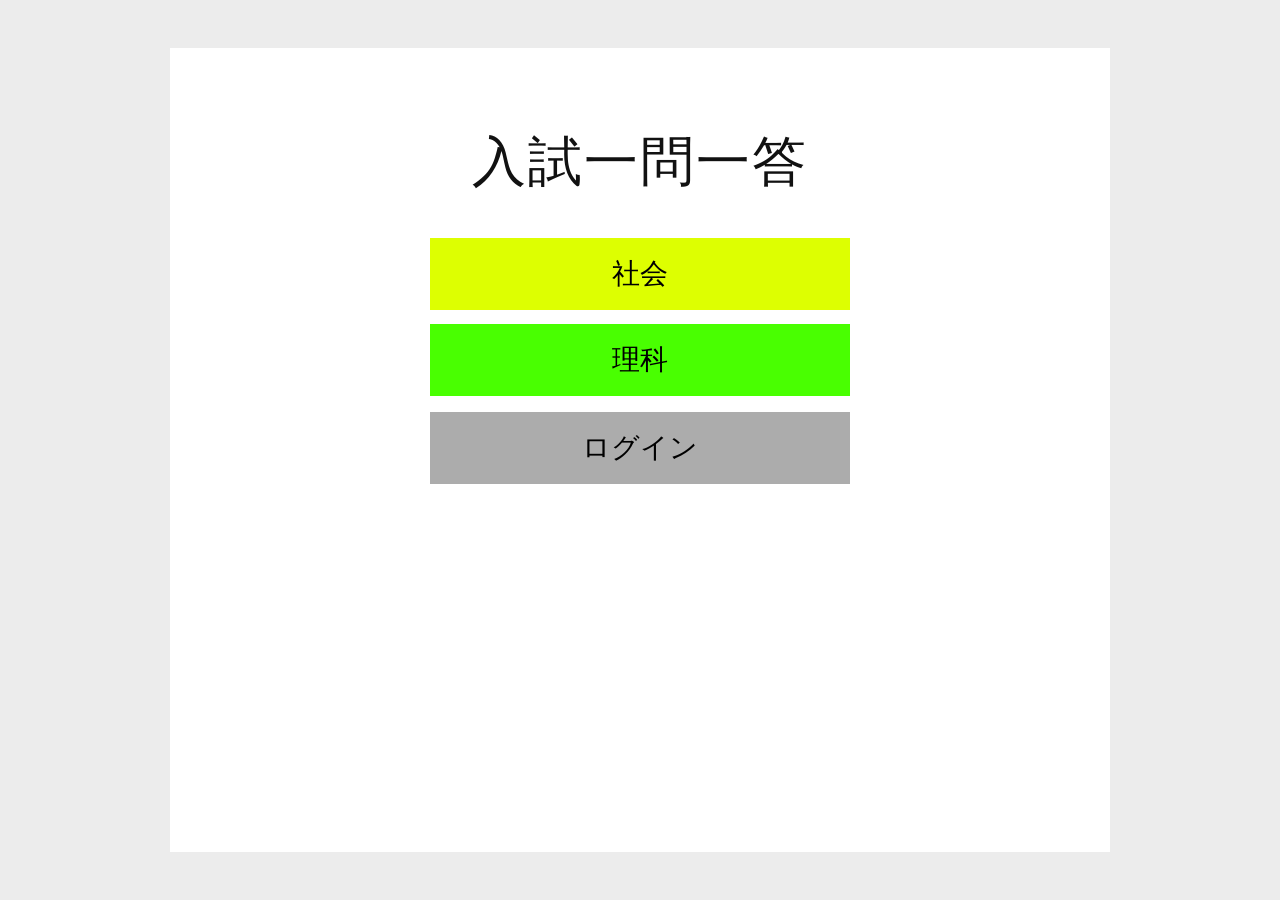
<file: index.html>
<!doctype html>
<html lang="ja">
<head>
  <meta charset="utf-8">
  <meta name="viewport" content="width=device-width, initial-scale=1">
  <meta name="theme-color" content="#eeeeee">
  <title>神奈川県 社会 一問一答</title>
  <link rel="stylesheet" href="style.css">
</head>
<body>
  <main class="quiz-sheet">
    <header class="quiz-header">
      <div class="quiz-meta">
        <p id="title" class="question-number"></p>
        <p id="progress" class="progress" aria-live="polite"></p>
      </div>
      <h1>入試一問一答</h1>
    
    </header>

    <div class="subject-buttons" aria-label="教科を選択">
      <button class="next-button1 url-button" data-url="https://my-website.kanta04022011.workers.dev/social/" type="button">社会</button>
      <button class="next-button url-button" data-url="https://my-website.kanta04022011.workers.dev/tokyo/" type="button">理科</button>
    </div>
    <button class="next-button2" type="button">ログイン</button>
  </main>

  <script>
    document.querySelectorAll(".url-button").forEach(button => {
      button.addEventListener("click", () => {
        const url = button.dataset.url;
        if (url) window.location.href = url;
      });
    });

    let questions = [];
    let current = 0;

    async function start() {
      const response = await fetch("./tokyo_2020_social_questions_one_by_one.json");
      if (!response.ok) throw new Error("問題データを読み込めませんでした。");

      const allQuestions = await response.json();

      // 4択がそろい、確認待ちでない問題だけを出題する
      questions = allQuestions.filter(q =>
        Array.isArray(q.choices) &&
        q.choices.length === 4 &&
        Number.isInteger(q.answer) &&
        !q.needs_review
      );

      if (questions.length === 0) {
        throw new Error("出題できる問題がありません。");
      }

      showQuestion();
    }

    function showQuestion() {
      const q = questions[current];
      document.getElementById("progress").textContent =
        `${current + 1} / ${questions.length}`;
      document.getElementById("title").textContent =
        `${q.question_number}（${q.subquestion_number}）`;
      document.getElementById("question").textContent = q.question;
      document.getElementById("result").textContent = "";

      const area = document.getElementById("choices");
      area.replaceChildren();

      q.choices.forEach((choice, index) => {
        const button = document.createElement("button");
        button.type = "button";
        button.className = "choice";
        button.textContent = `${index + 1}. ${choice}`;
        button.addEventListener("click", () => {
          const correct = index === q.answer;
          document.getElementById("result").textContent =
            correct ? "正解です！" : "不正解です。正解の選択肢を確認しましょう。";

          area.querySelectorAll("button").forEach((choiceButton, choiceIndex) => {
            choiceButton.disabled = true;
            if (choiceIndex === q.answer) choiceButton.classList.add("is-correct");
            if (choiceIndex === index && !correct) choiceButton.classList.add("is-incorrect");
          });
        });
        area.appendChild(button);
      });
    }

    const nextButton = document.getElementById("next");
    const quizPageIsPresent = ["question", "choices", "result"].every(id =>
      document.getElementById(id)
    );

    if (nextButton && quizPageIsPresent) {
      nextButton.addEventListener("click", () => {
        if (questions.length === 0) return;
        current = (current + 1) % questions.length;
        showQuestion();
      });

      start().catch(error => {
        document.getElementById("question").textContent = error.message;
        document.getElementById("choices").replaceChildren();
        nextButton.disabled = true;
      });
    }
  </script>
</body>
</html>
</file>
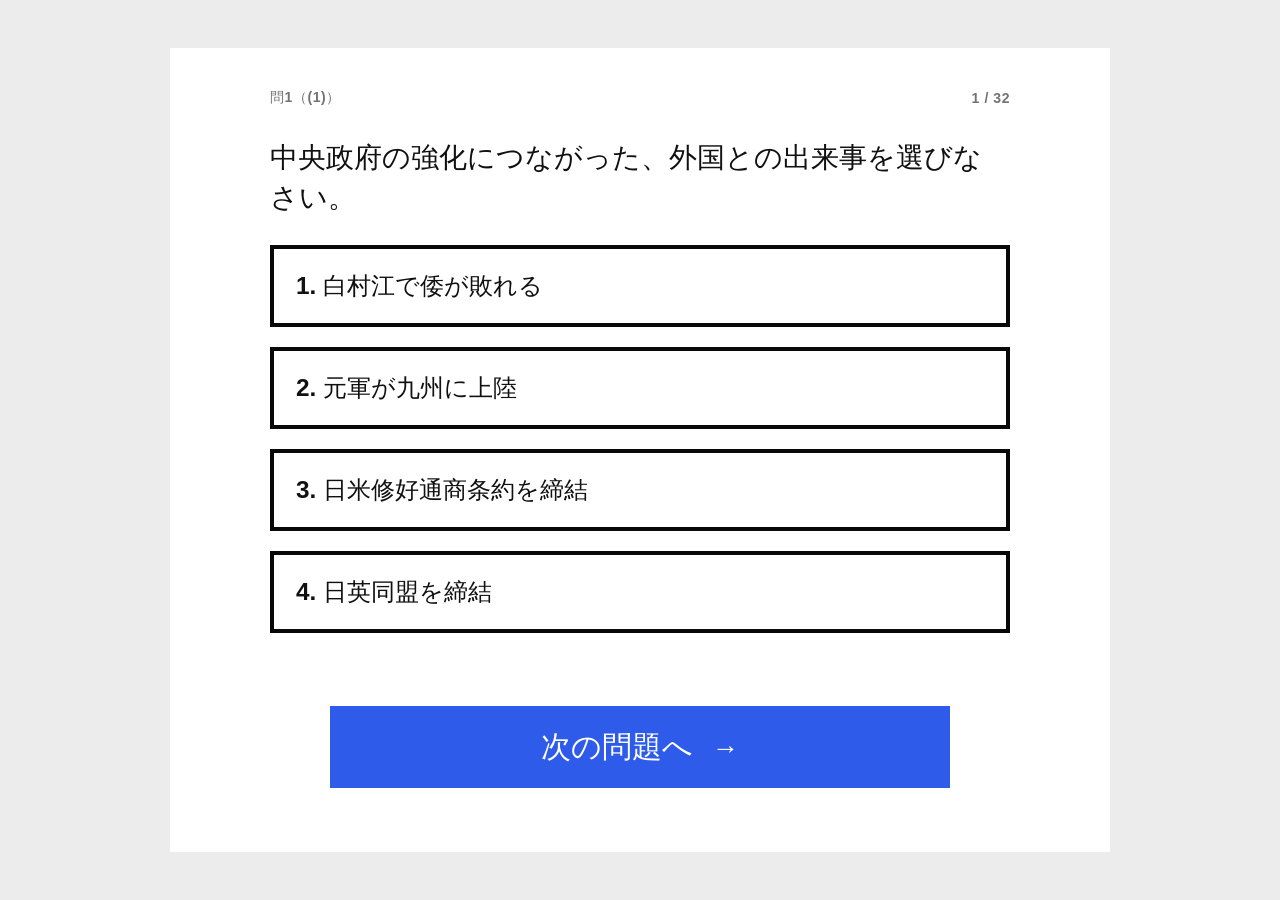
<file: chiba/index.html>
<!doctype html>
<html lang="ja">
<head>
  <meta charset="utf-8">
  <meta name="viewport" content="width=device-width, initial-scale=1">
  <meta name="theme-color" content="#eeeeee">
  <title>神奈川県 社会 一問一答</title>
  <link rel="stylesheet" href="style.css">
</head>
<body>
  <main class="quiz-sheet">
    <header class="quiz-header">
      <div class="quiz-meta">
        <p id="title" class="question-number"></p>
        <p id="progress" class="progress" aria-live="polite"></p>
      </div>
      <p id="question" class="question-text"></p>
    </header>

    <div id="choices" class="choices" role="group" aria-label="答えを選択してください"></div>
    <p id="result" class="result" aria-live="polite"></p>
    <button id="next" class="next-button" type="button">
      次の問題へ <span aria-hidden="true">→</span>
    </button>
  </main>

  <script>
    let questions = [];
    let current = 0;

    async function start() {
      const response = await fetch("./chiba_2025_social_questions_one_by_one.json");
      if (!response.ok) throw new Error("問題データを読み込めませんでした。");

      const allQuestions = await response.json();

      // 4択がそろい、確認待ちでない問題だけを出題する
      questions = allQuestions.filter(q =>
        Array.isArray(q.choices) &&
        q.choices.length === 4 &&
        Number.isInteger(q.answer) &&
        !q.needs_review
      );

      if (questions.length === 0) {
        throw new Error("出題できる問題がありません。");
      }

      showQuestion();
    }

    function showQuestion() {
      const q = questions[current];
      document.getElementById("progress").textContent =
        `${current + 1} / ${questions.length}`;
      document.getElementById("title").textContent =
        `${q.question_number}（${q.subquestion_number}）`;
      document.getElementById("question").textContent = q.question;
      document.getElementById("result").textContent = "";

      const area = document.getElementById("choices");
      area.replaceChildren();

      q.choices.forEach((choice, index) => {
        const button = document.createElement("button");
        button.type = "button";
        button.className = "choice";
        button.textContent = `${index + 1}. ${choice}`;
        button.addEventListener("click", () => {
          const correct = index === q.answer;
          document.getElementById("result").textContent =
            correct ? "正解です！" : "不正解です。正解の選択肢を確認しましょう。";

          area.querySelectorAll("button").forEach((choiceButton, choiceIndex) => {
            choiceButton.disabled = true;
            if (choiceIndex === q.answer) choiceButton.classList.add("is-correct");
            if (choiceIndex === index && !correct) choiceButton.classList.add("is-incorrect");
          });
        });
        area.appendChild(button);
      });
    }

    document.getElementById("next").addEventListener("click", () => {
      if (questions.length === 0) return;
      current = (current + 1) % questions.length;
      showQuestion();
    });

    start().catch(error => {
      document.getElementById("question").textContent = error.message;
      document.getElementById("choices").replaceChildren();
      document.getElementById("next").disabled = true;
    });
  </script>
</body>
</html>
</file>
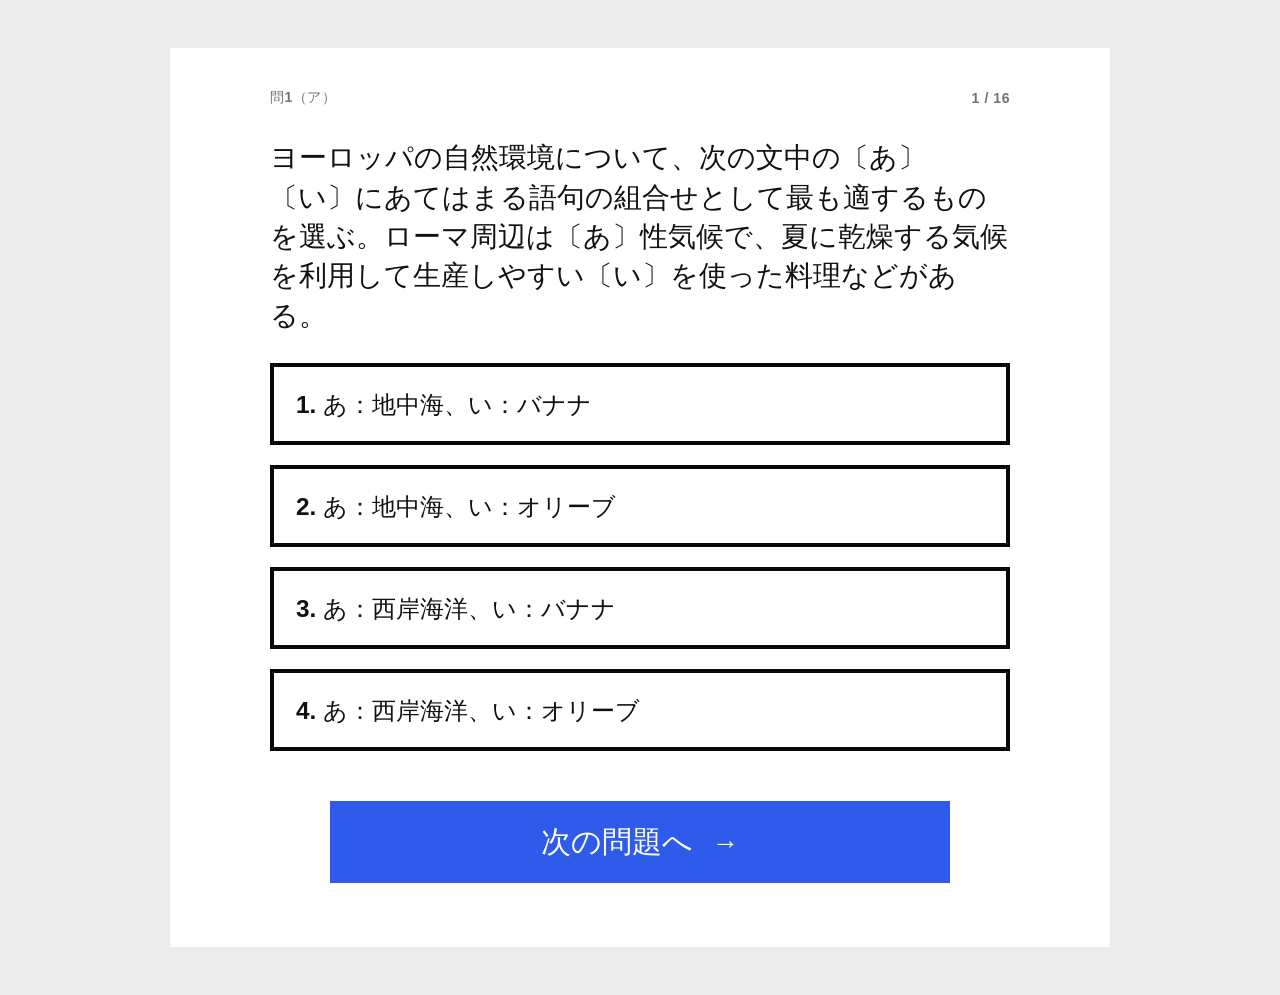
<file: kanagawa/index.html>
<!doctype html>
<html lang="ja">
<head>
  <meta charset="utf-8">
  <meta name="viewport" content="width=device-width, initial-scale=1">
  <meta name="theme-color" content="#eeeeee">
  <title>神奈川県 社会 一問一答</title>
  <link rel="stylesheet" href="style.css">
</head>
<body>
  <main class="quiz-sheet">
    <header class="quiz-header">
      <div class="quiz-meta">
        <p id="title" class="question-number"></p>
        <p id="progress" class="progress" aria-live="polite"></p>
      </div>
      <p id="question" class="question-text"></p>
    </header>

    <div id="choices" class="choices" role="group" aria-label="答えを選択してください"></div>
    <p id="result" class="result" aria-live="polite"></p>
    <button id="next" class="next-button" type="button">
      次の問題へ <span aria-hidden="true">→</span>
    </button>
  </main>

  <script>
    let questions = [];
    let current = 0;

    async function start() {
      const response = await fetch("./kanagawa_2026_social_questions.json");
      if (!response.ok) throw new Error("問題データを読み込めませんでした。");

      const allQuestions = await response.json();

      // 4択がそろい、確認待ちでない問題だけを出題する
      questions = allQuestions.filter(q =>
        Array.isArray(q.choices) &&
        q.choices.length === 4 &&
        Number.isInteger(q.answer) &&
        !q.needs_review
      );

      if (questions.length === 0) {
        throw new Error("出題できる問題がありません。");
      }

      showQuestion();
    }

    function showQuestion() {
      const q = questions[current];
      document.getElementById("progress").textContent =
        `${current + 1} / ${questions.length}`;
      document.getElementById("title").textContent =
        `${q.question_number}（${q.subquestion_number}）`;
      document.getElementById("question").textContent = q.question;
      document.getElementById("result").textContent = "";

      const area = document.getElementById("choices");
      area.replaceChildren();

      q.choices.forEach((choice, index) => {
        const button = document.createElement("button");
        button.type = "button";
        button.className = "choice";
        button.textContent = `${index + 1}. ${choice}`;
        button.addEventListener("click", () => {
          const correct = index === q.answer;
          document.getElementById("result").textContent =
            correct ? "正解です！" : "不正解です。正解の選択肢を確認しましょう。";

          area.querySelectorAll("button").forEach((choiceButton, choiceIndex) => {
            choiceButton.disabled = true;
            if (choiceIndex === q.answer) choiceButton.classList.add("is-correct");
            if (choiceIndex === index && !correct) choiceButton.classList.add("is-incorrect");
          });
        });
        area.appendChild(button);
      });
    }

    document.getElementById("next").addEventListener("click", () => {
      if (questions.length === 0) return;
      current = (current + 1) % questions.length;
      showQuestion();
    });

    start().catch(error => {
      document.getElementById("question").textContent = error.message;
      document.getElementById("choices").replaceChildren();
      document.getElementById("next").disabled = true;
    });
  </script>
</body>
</html>
</file>
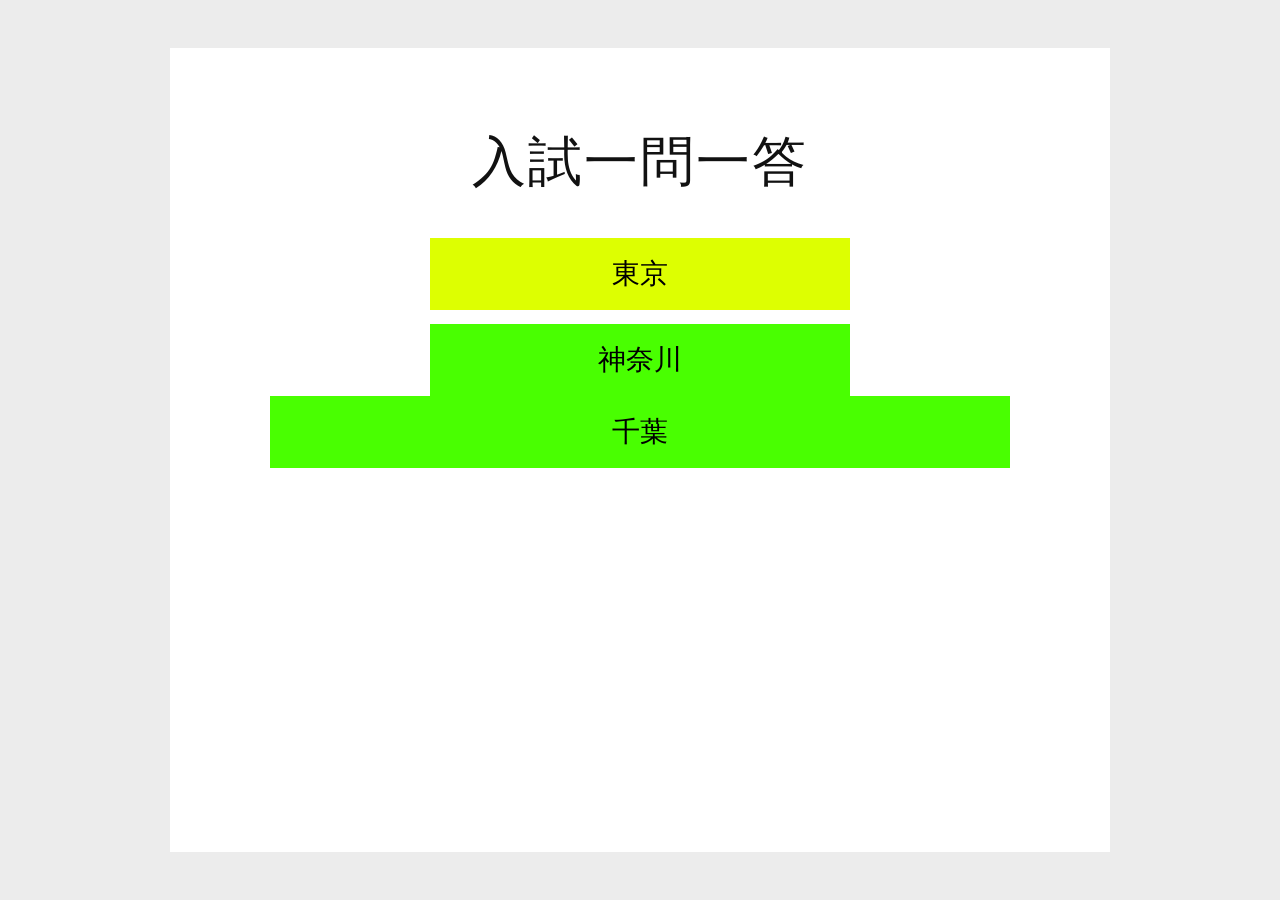
<file: social/index.html>
<!doctype html>
<html lang="ja">
<head>
  <meta charset="utf-8">
  <meta name="viewport" content="width=device-width, initial-scale=1">
  <meta name="theme-color" content="#eeeeee">
  <title>神奈川県 社会 一問一答</title>
  <link rel="stylesheet" href="style.css">
</head>
<body>
  <main class="quiz-sheet">
    <header class="quiz-header">
      <div class="quiz-meta">
        <p id="title" class="question-number"></p>
        <p id="progress" class="progress" aria-live="polite"></p>
      </div>
      <h1>入試一問一答</h1>
    
    </header>

    <div class="subject-buttons" aria-label="教科を選択">
      <button class="next-button1 url-button" data-url="https://my-website.kanta04022011.workers.dev/tokyo/  type="button">東京</button>
      <button class="next-button url-button" data-url="https://my-website.kanta04022011.workers.dev/kanagawa/" type="button">神奈川</button>
    </div>
    <button class="next-button url button" data-url="https://my-website.kanta04022011.workers.dev/chiba/" type="button">千葉</button>
  </main>

  <script>
    document.querySelectorAll(".url-button").forEach(button => {
      button.addEventListener("click", () => {
        const url = button.dataset.url;
        if (url) window.location.href = url;
      });
    });

    let questions = [];
    let current = 0;

    async function start() {
      const response = await fetch("./tokyo_2020_social_questions_one_by_one.json");
      if (!response.ok) throw new Error("問題データを読み込めませんでした。");

      const allQuestions = await response.json();

      // 4択がそろい、確認待ちでない問題だけを出題する
      questions = allQuestions.filter(q =>
        Array.isArray(q.choices) &&
        q.choices.length === 4 &&
        Number.isInteger(q.answer) &&
        !q.needs_review
      );

      if (questions.length === 0) {
        throw new Error("出題できる問題がありません。");
      }

      showQuestion();
    }

    function showQuestion() {
      const q = questions[current];
      document.getElementById("progress").textContent =
        `${current + 1} / ${questions.length}`;
      document.getElementById("title").textContent =
        `${q.question_number}（${q.subquestion_number}）`;
      document.getElementById("question").textContent = q.question;
      document.getElementById("result").textContent = "";

      const area = document.getElementById("choices");
      area.replaceChildren();

      q.choices.forEach((choice, index) => {
        const button = document.createElement("button");
        button.type = "button";
        button.className = "choice";
        button.textContent = `${index + 1}. ${choice}`;
        button.addEventListener("click", () => {
          const correct = index === q.answer;
          document.getElementById("result").textContent =
            correct ? "正解です！" : "不正解です。正解の選択肢を確認しましょう。";

          area.querySelectorAll("button").forEach((choiceButton, choiceIndex) => {
            choiceButton.disabled = true;
            if (choiceIndex === q.answer) choiceButton.classList.add("is-correct");
            if (choiceIndex === index && !correct) choiceButton.classList.add("is-incorrect");
          });
        });
        area.appendChild(button);
      });
    }

    const nextButton = document.getElementById("next");
    const quizPageIsPresent = ["question", "choices", "result"].every(id =>
      document.getElementById(id)
    );

    if (nextButton && quizPageIsPresent) {
      nextButton.addEventListener("click", () => {
        if (questions.length === 0) return;
        current = (current + 1) % questions.length;
        showQuestion();
      });

      start().catch(error => {
        document.getElementById("question").textContent = error.message;
        document.getElementById("choices").replaceChildren();
        nextButton.disabled = true;
      });
    }
  </script>
</body>
</html>
</file>
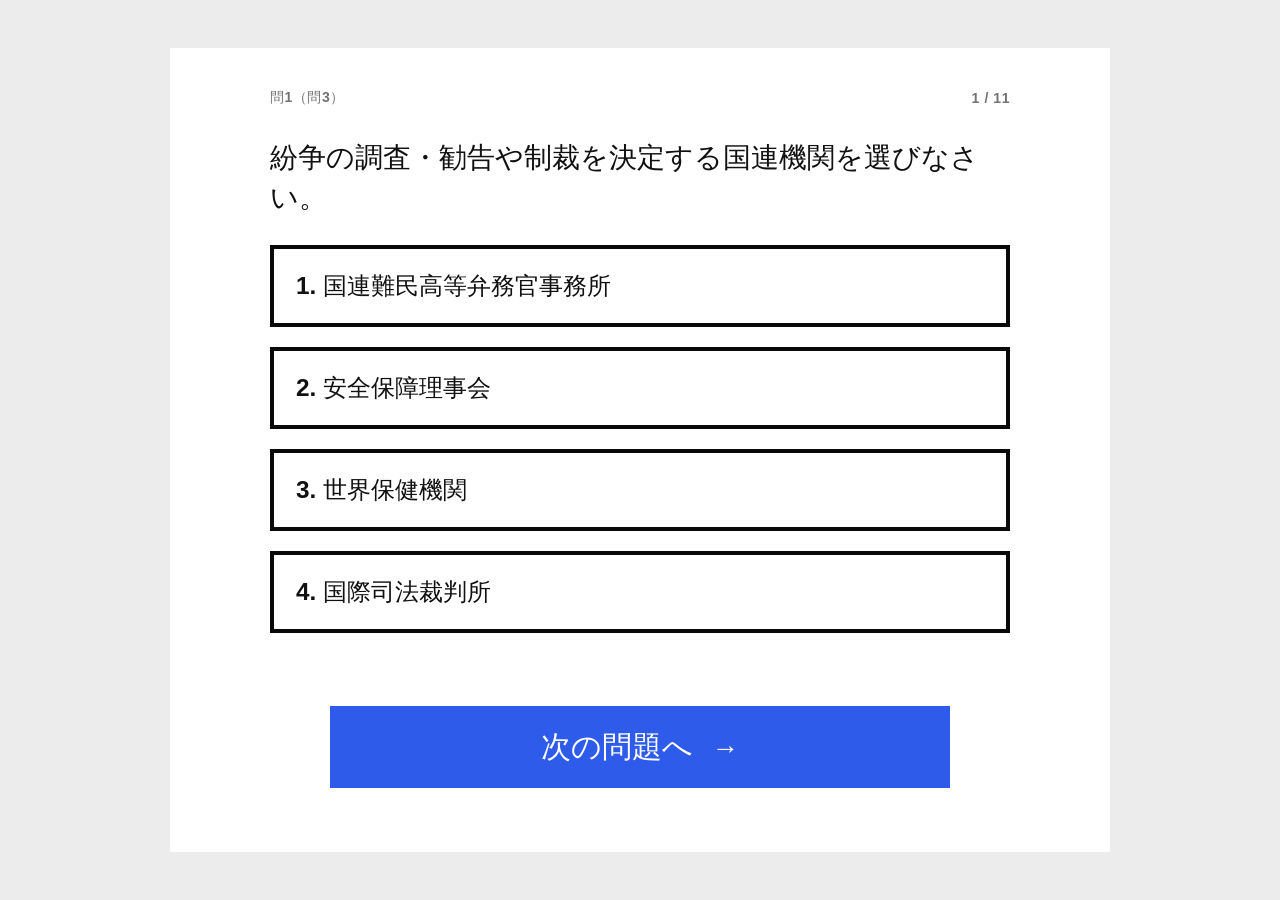
<file: tokyo/index.html>
<!doctype html>
<html lang="ja">
<head>
  <meta charset="utf-8">
  <meta name="viewport" content="width=device-width, initial-scale=1">
  <meta name="theme-color" content="#eeeeee">
  <title>神奈川県 社会 一問一答</title>
  <link rel="stylesheet" href="style.css">
</head>
<body>
  <main class="quiz-sheet">
    <header class="quiz-header">
      <div class="quiz-meta">
        <p id="title" class="question-number"></p>
        <p id="progress" class="progress" aria-live="polite"></p>
      </div>
      <p id="question" class="question-text"></p>
    </header>

    <div id="choices" class="choices" role="group" aria-label="答えを選択してください"></div>
    <p id="result" class="result" aria-live="polite"></p>
    <button id="next" class="next-button" type="button">
      次の問題へ <span aria-hidden="true">→</span>
    </button>
  </main>

  <script>
    let questions = [];
    let current = 0;

    async function start() {
      const response = await fetch("./tokyo_2020_social_questions_one_by_one.json");
      if (!response.ok) throw new Error("問題データを読み込めませんでした。");

      const allQuestions = await response.json();

      // 4択がそろい、確認待ちでない問題だけを出題する
      questions = allQuestions.filter(q =>
        Array.isArray(q.choices) &&
        q.choices.length === 4 &&
        Number.isInteger(q.answer) &&
        !q.needs_review
      );

      if (questions.length === 0) {
        throw new Error("出題できる問題がありません。");
      }

      showQuestion();
    }

    function showQuestion() {
      const q = questions[current];
      document.getElementById("progress").textContent =
        `${current + 1} / ${questions.length}`;
      document.getElementById("title").textContent =
        `${q.question_number}（${q.subquestion_number}）`;
      document.getElementById("question").textContent = q.question;
      document.getElementById("result").textContent = "";

      const area = document.getElementById("choices");
      area.replaceChildren();

      q.choices.forEach((choice, index) => {
        const button = document.createElement("button");
        button.type = "button";
        button.className = "choice";
        button.textContent = `${index + 1}. ${choice}`;
        button.addEventListener("click", () => {
          const correct = index === q.answer;
          document.getElementById("result").textContent =
            correct ? "正解です！" : "不正解です。正解の選択肢を確認しましょう。";

          area.querySelectorAll("button").forEach((choiceButton, choiceIndex) => {
            choiceButton.disabled = true;
            if (choiceIndex === q.answer) choiceButton.classList.add("is-correct");
            if (choiceIndex === index && !correct) choiceButton.classList.add("is-incorrect");
          });
        });
        area.appendChild(button);
      });
    }

    document.getElementById("next").addEventListener("click", () => {
      if (questions.length === 0) return;
      current = (current + 1) % questions.length;
      showQuestion();
    });

    start().catch(error => {
      document.getElementById("question").textContent = error.message;
      document.getElementById("choices").replaceChildren();
      document.getElementById("next").disabled = true;
    });
  </script>
</body>
</html>
</file>
<file: style.css>
:root {
  color-scheme: light;
  font-family: -apple-system, BlinkMacSystemFont, "Hiragino Kaku Gothic ProN",
    "Yu Gothic", Meiryo, sans-serif;
  color: #111;
  background: #ececec;
  font-synthesis: none;
  text-rendering: optimizeLegibility;
  -webkit-font-smoothing: antialiased;
  -moz-osx-font-smoothing: grayscale;
}

* {
  box-sizing: border-box;
}

body {
  min-width: 320px;
  min-height: 100vh;
  margin: 0;
  padding: 48px 24px;
  background: #ececec;
}

button {
  font: inherit;
}

.quiz-sheet {
  width: min(940px, 100%);
  min-height: min(1020px, calc(100vh - 96px));
  margin: 0 auto;
  padding: 38px clamp(28px, 8vw, 100px) 64px;
  background: #fff;
  display: flex;
  flex-direction: column;
}

.quiz-header {
  position: relative;
  text-align: center;
}

.quiz-meta {
  min-height: 24px;
  display: flex;
  align-items: center;
  justify-content: space-between;
  color: #737373;
  font-size: 14px;
  font-weight: 600;
  letter-spacing: 0.04em;
}

.quiz-meta p {
  margin: 0;
}

.question-number {
  text-align: left;
}

.progress {
  text-align: right;
  font-variant-numeric: tabular-nums;
}

h1 {
  margin: 18px 0 18px;
  font-size: clamp(36px, 5vw, 54px);
  line-height: 1.25;
  font-weight: 750;
  letter-spacing: 0.04em;
}

.question-text {
  margin: 20 auto 30px;
  max-width: 740px;
  font-size: clamp(25px, 2.2vw, 50px);
  font-weight: 600;
  line-height: 1.4;
  text-align: left;
  white-space: pre-wrap;
}

.choices {
  display: grid;
  gap: 20px;
}

.choice {
  width: 100%;
  min-height: 82px;
  padding: 18px 22px;
  border: 4px solid #080808;
  border-radius: 0;
  background: #fff;
  color: #111;
  text-align: left;
  font-size: clamp(20px, 1.9vw, 30px);
  font-weight: 600;
  line-height: 1.55;
  cursor: pointer;
  transition: background-color 140ms ease, border-color 140ms ease, transform 140ms ease;
}

.choice:not(:disabled):hover {
  background: #f4f7ff;
  border-color: #2e5bea;
}

.choice:not(:disabled):active {
  transform: scale(0.99);
}

.choice:focus-visible,
.next-button:focus-visible,
.next-button1:focus-visible,
.next-button2:focus-visible {
  outline: 4px solid #79a6ff;
  outline-offset: 4px;
}

.choice:disabled {
  cursor: default;
}

.choice.is-correct {
  border-color: #168447;
  background: #eff9f2;
}

.choice.is-incorrect {
  border-color: #ca3131;
  background: #fff2f1;
}

.result {
  min-height: 32px;
  margin: 18px 0 0;
  text-align: center;
  font-size: 18px;
  font-weight: 700;
}

.subject-buttons {
  display: grid;
  grid-template-columns: minmax(0, 1fr);
  gap: 14px;
  width: min(100%, 420px);
  margin: 24px auto 0;
}

.next-button,
.next-button1,
.next-button2 {
  width: 100%;
  min-height: 72px;
  margin: 0;
  padding: 16px 20px;
  border: 0;
  border-radius: 0;
  color: #000;
  font-size: clamp(20px, 3vw, 28px);
  font-weight: 750;
  cursor: pointer;
  transition: background-color 140ms ease, transform 140ms ease;
}

.next-button {
  background: #49ff01;
}

.next-button1 {
  background: #ddff01;
}

.next-button2 {
  width: min(100%, 420px);
  margin: 16px auto 0;
  background: #acacac;
}

.next-button span {
  margin-left: 10px;
  font-size: 0.9em;
}

.next-button:not(:disabled):hover {
  background: #13bd04;
}

.next-button2:not(:disabled):hover {
  background: #8e8e8e;
}

.next-button1:not(:disabled):hover {
  background: #bcd902;
}

.next-button:not(:disabled):active {
  transform: translateY(2px);
}

.next-button1:not(:disabled):active {
  transform: translateY(2px);
}

.next-button2:not(:disabled):active {
  transform: translateY(2px);
}

.next-button:disabled {
  background: #a7a7a7;
  cursor: not-allowed;
}

@media (max-width: 640px) {
  body {
    padding: 0;
    min-height: 100svh;
  }

  .quiz-sheet {
    min-height: 100vh;
    min-height: 100svh;
    padding: 24px 18px calc(24px + env(safe-area-inset-bottom));
  }

  .subject-buttons {
    width: min(100%, 380px);
    gap: 10px;
    margin-top: 18px;
  }

  h1 {
    margin: 20px 0 16px;
  }

  .question-text {
    margin-bottom: 24px;
  }

  .choices {
    gap: 14px;
  }

  .choice {
    min-height: 72px;
    padding: 15px 16px;
    border-width: 3px;
  }

  .result {
    font-size: 16px;
  }

  .next-button,
  .next-button1 {
    min-height: 60px;
    padding: 12px 8px;
    font-size: clamp(17px, 5vw, 22px);
  }

  .next-button2 {
    width: min(100%, 380px);
    min-height: 56px;
    margin-top: 14px;
    font-size: clamp(18px, 5vw, 22px);
  }
}

@media (prefers-reduced-motion: reduce) {
  *,
  *::before,
  *::after {
    scroll-behavior: auto !important;
    transition-duration: 0.01ms !important;
  }
}
</file>
<file: chiba/style.css>
:root {
  color-scheme: light;
  font-family: -apple-system, BlinkMacSystemFont, "Hiragino Kaku Gothic ProN",
    "Yu Gothic", Meiryo, sans-serif;
  color: #111;
  background: #ececec;
  font-synthesis: none;
  text-rendering: optimizeLegibility;
  -webkit-font-smoothing: antialiased;
  -moz-osx-font-smoothing: grayscale;
}

* {
  box-sizing: border-box;
}

body {
  min-width: 320px;
  min-height: 100vh;
  margin: 0;
  padding: 48px 24px;
  background: #ececec;
}

button {
  font: inherit;
}

.quiz-sheet {
  width: min(940px, 100%);
  min-height: min(1020px, calc(100vh - 96px));
  margin: 0 auto;
  padding: 38px clamp(28px, 8vw, 100px) 64px;
  background: #fff;
  display: flex;
  flex-direction: column;
}

.quiz-header {
  position: relative;
  text-align: center;
}

.quiz-meta {
  min-height: 24px;
  display: flex;
  align-items: center;
  justify-content: space-between;
  color: #737373;
  font-size: 14px;
  font-weight: 600;
  letter-spacing: 0.04em;
}

.quiz-meta p {
  margin: 0;
}

.question-number {
  text-align: left;
}

.progress {
  text-align: right;
  font-variant-numeric: tabular-nums;
}

h1 {
  margin: 18px 0 18px;
  font-size: clamp(36px, 5vw, 54px);
  line-height: 1.25;
  font-weight: 750;
  letter-spacing: 0.04em;
}

.question-text {
  margin: 20 auto 30px;
  max-width: 740px;
  font-size: clamp(25px, 2.2vw, 50px);
  font-weight: 600;
  line-height: 1.4;
  text-align: left;
  white-space: pre-wrap;
}

.choices {
  display: grid;
  gap: 20px;
}

.choice {
  width: 100%;
  min-height: 82px;
  padding: 18px 22px;
  border: 4px solid #080808;
  border-radius: 0;
  background: #fff;
  color: #111;
  text-align: left;
  font-size: clamp(20px, 1.9vw, 30px);
  font-weight: 600;
  line-height: 1.55;
  cursor: pointer;
  transition: background-color 140ms ease, border-color 140ms ease, transform 140ms ease;
}

.choice:not(:disabled):hover {
  background: #f4f7ff;
  border-color: #2e5bea;
}

.choice:not(:disabled):active {
  transform: scale(0.99);
}

.choice:focus-visible,
.next-button:focus-visible {
  outline: 4px solid #79a6ff;
  outline-offset: 4px;
}

.choice:disabled {
  cursor: default;
}

.choice.is-correct {
  border-color: #168447;
  background: #eff9f2;
}

.choice.is-incorrect {
  border-color: #ca3131;
  background: #fff2f1;
}

.result {
  min-height: 32px;
  margin: 18px 0 0;
  text-align: center;
  font-size: 18px;
  font-weight: 700;
}

.next-button {
  width: min(100%, 620px);
  min-height: 82px;
  margin: auto auto 0;
  padding: 18px 28px;
  border: 0;
  border-radius: 0;
  background: #2e5bea;
  color: #fff;
  font-size: clamp(22px, 3vw, 30px);
  font-weight: 750;
  cursor: pointer;
  transition: background-color 140ms ease, transform 140ms ease;
}

.next-button span {
  margin-left: 10px;
  font-size: 0.9em;
}

.next-button:not(:disabled):hover {
  background: #1947d4;
}

.next-button:not(:disabled):active {
  transform: translateY(2px);
}

.next-button:disabled {
  background: #a7a7a7;
  cursor: not-allowed;
}

@media (max-width: 640px) {
  body {
    padding: 0;
  }

  .quiz-sheet {
    min-height: 100vh;
    min-height: 100svh;
    padding: 24px 22px 28px;
  }

  h1 {
    margin: 20px 0 16px;
  }

  .question-text {
    margin-bottom: 24px;
  }

  .choices {
    gap: 14px;
  }

  .choice {
    min-height: 72px;
    padding: 15px 16px;
    border-width: 3px;
  }

  .result {
    font-size: 16px;
  }

  .next-button {
    min-height: 68px;
    margin-top: 32px;
  }
}

@media (prefers-reduced-motion: reduce) {
  *,
  *::before,
  *::after {
    scroll-behavior: auto !important;
    transition-duration: 0.01ms !important;
  }
}
</file>
<file: kanagawa/style.css>
:root {
  color-scheme: light;
  font-family: -apple-system, BlinkMacSystemFont, "Hiragino Kaku Gothic ProN",
    "Yu Gothic", Meiryo, sans-serif;
  color: #111;
  background: #ececec;
  font-synthesis: none;
  text-rendering: optimizeLegibility;
  -webkit-font-smoothing: antialiased;
  -moz-osx-font-smoothing: grayscale;
}

* {
  box-sizing: border-box;
}

body {
  min-width: 320px;
  min-height: 100vh;
  margin: 0;
  padding: 48px 24px;
  background: #ececec;
}

button {
  font: inherit;
}

.quiz-sheet {
  width: min(940px, 100%);
  min-height: min(1020px, calc(100vh - 96px));
  margin: 0 auto;
  padding: 38px clamp(28px, 8vw, 100px) 64px;
  background: #fff;
  display: flex;
  flex-direction: column;
}

.quiz-header {
  position: relative;
  text-align: center;
}

.quiz-meta {
  min-height: 24px;
  display: flex;
  align-items: center;
  justify-content: space-between;
  color: #737373;
  font-size: 14px;
  font-weight: 600;
  letter-spacing: 0.04em;
}

.quiz-meta p {
  margin: 0;
}

.question-number {
  text-align: left;
}

.progress {
  text-align: right;
  font-variant-numeric: tabular-nums;
}

h1 {
  margin: 18px 0 18px;
  font-size: clamp(36px, 5vw, 54px);
  line-height: 1.25;
  font-weight: 750;
  letter-spacing: 0.04em;
}

.question-text {
  margin: 20 auto 30px;
  max-width: 740px;
  font-size: clamp(25px, 2.2vw, 50px);
  font-weight: 600;
  line-height: 1.4;
  text-align: left;
  white-space: pre-wrap;
}

.choices {
  display: grid;
  gap: 20px;
}

.choice {
  width: 100%;
  min-height: 82px;
  padding: 18px 22px;
  border: 4px solid #080808;
  border-radius: 0;
  background: #fff;
  color: #111;
  text-align: left;
  font-size: clamp(20px, 1.9vw, 30px);
  font-weight: 600;
  line-height: 1.55;
  cursor: pointer;
  transition: background-color 140ms ease, border-color 140ms ease, transform 140ms ease;
}

.choice:not(:disabled):hover {
  background: #f4f7ff;
  border-color: #2e5bea;
}

.choice:not(:disabled):active {
  transform: scale(0.99);
}

.choice:focus-visible,
.next-button:focus-visible {
  outline: 4px solid #79a6ff;
  outline-offset: 4px;
}

.choice:disabled {
  cursor: default;
}

.choice.is-correct {
  border-color: #168447;
  background: #eff9f2;
}

.choice.is-incorrect {
  border-color: #ca3131;
  background: #fff2f1;
}

.result {
  min-height: 32px;
  margin: 18px 0 0;
  text-align: center;
  font-size: 18px;
  font-weight: 700;
}

.next-button {
  width: min(100%, 620px);
  min-height: 82px;
  margin: auto auto 0;
  padding: 18px 28px;
  border: 0;
  border-radius: 0;
  background: #2e5bea;
  color: #fff;
  font-size: clamp(22px, 3vw, 30px);
  font-weight: 750;
  cursor: pointer;
  transition: background-color 140ms ease, transform 140ms ease;
}

.next-button span {
  margin-left: 10px;
  font-size: 0.9em;
}

.next-button:not(:disabled):hover {
  background: #1947d4;
}

.next-button:not(:disabled):active {
  transform: translateY(2px);
}

.next-button:disabled {
  background: #a7a7a7;
  cursor: not-allowed;
}

@media (max-width: 640px) {
  body {
    padding: 0;
  }

  .quiz-sheet {
    min-height: 100vh;
    min-height: 100svh;
    padding: 24px 22px 28px;
  }

  h1 {
    margin: 20px 0 16px;
  }

  .question-text {
    margin-bottom: 24px;
  }

  .choices {
    gap: 14px;
  }

  .choice {
    min-height: 72px;
    padding: 15px 16px;
    border-width: 3px;
  }

  .result {
    font-size: 16px;
  }

  .next-button {
    min-height: 68px;
    margin-top: 32px;
  }
}

@media (prefers-reduced-motion: reduce) {
  *,
  *::before,
  *::after {
    scroll-behavior: auto !important;
    transition-duration: 0.01ms !important;
  }
}
</file>
<file: social/style.css>
:root {
  color-scheme: light;
  font-family: -apple-system, BlinkMacSystemFont, "Hiragino Kaku Gothic ProN",
    "Yu Gothic", Meiryo, sans-serif;
  color: #111;
  background: #ececec;
  font-synthesis: none;
  text-rendering: optimizeLegibility;
  -webkit-font-smoothing: antialiased;
  -moz-osx-font-smoothing: grayscale;
}

* {
  box-sizing: border-box;
}

body {
  min-width: 320px;
  min-height: 100vh;
  margin: 0;
  padding: 48px 24px;
  background: #ececec;
}

button {
  font: inherit;
}

.quiz-sheet {
  width: min(940px, 100%);
  min-height: min(1020px, calc(100vh - 96px));
  margin: 0 auto;
  padding: 38px clamp(28px, 8vw, 100px) 64px;
  background: #fff;
  display: flex;
  flex-direction: column;
}

.quiz-header {
  position: relative;
  text-align: center;
}

.quiz-meta {
  min-height: 24px;
  display: flex;
  align-items: center;
  justify-content: space-between;
  color: #737373;
  font-size: 14px;
  font-weight: 600;
  letter-spacing: 0.04em;
}

.quiz-meta p {
  margin: 0;
}

.question-number {
  text-align: left;
}

.progress {
  text-align: right;
  font-variant-numeric: tabular-nums;
}

h1 {
  margin: 18px 0 18px;
  font-size: clamp(36px, 5vw, 54px);
  line-height: 1.25;
  font-weight: 750;
  letter-spacing: 0.04em;
}

.question-text {
  margin: 20 auto 30px;
  max-width: 740px;
  font-size: clamp(25px, 2.2vw, 50px);
  font-weight: 600;
  line-height: 1.4;
  text-align: left;
  white-space: pre-wrap;
}

.choices {
  display: grid;
  gap: 20px;
}

.choice {
  width: 100%;
  min-height: 82px;
  padding: 18px 22px;
  border: 4px solid #080808;
  border-radius: 0;
  background: #fff;
  color: #111;
  text-align: left;
  font-size: clamp(20px, 1.9vw, 30px);
  font-weight: 600;
  line-height: 1.55;
  cursor: pointer;
  transition: background-color 140ms ease, border-color 140ms ease, transform 140ms ease;
}

.choice:not(:disabled):hover {
  background: #f4f7ff;
  border-color: #2e5bea;
}

.choice:not(:disabled):active {
  transform: scale(0.99);
}

.choice:focus-visible,
.next-button:focus-visible,
.next-button1:focus-visible,
.next-button2:focus-visible {
  outline: 4px solid #79a6ff;
  outline-offset: 4px;
}

.choice:disabled {
  cursor: default;
}

.choice.is-correct {
  border-color: #168447;
  background: #eff9f2;
}

.choice.is-incorrect {
  border-color: #ca3131;
  background: #fff2f1;
}

.result {
  min-height: 32px;
  margin: 18px 0 0;
  text-align: center;
  font-size: 18px;
  font-weight: 700;
}

.subject-buttons {
  display: grid;
  grid-template-columns: minmax(0, 1fr);
  gap: 14px;
  width: min(100%, 420px);
  margin: 24px auto 0;
}

.next-button,
.next-button1,
.next-button2 {
  width: 100%;
  min-height: 72px;
  margin: 0;
  padding: 16px 20px;
  border: 0;
  border-radius: 0;
  color: #000;
  font-size: clamp(20px, 3vw, 28px);
  font-weight: 750;
  cursor: pointer;
  transition: background-color 140ms ease, transform 140ms ease;
}

.next-button {
  background: #49ff01;
}

.next-button1 {
  background: #ddff01;
}

.next-button2 {
  width: min(100%, 420px);
  margin: 16px auto 0;
  background: #acacac;
}

.next-button span {
  margin-left: 10px;
  font-size: 0.9em;
}

.next-button:not(:disabled):hover {
  background: #13bd04;
}

.next-button2:not(:disabled):hover {
  background: #8e8e8e;
}

.next-button1:not(:disabled):hover {
  background: #bcd902;
}

.next-button:not(:disabled):active {
  transform: translateY(2px);
}

.next-button1:not(:disabled):active {
  transform: translateY(2px);
}

.next-button2:not(:disabled):active {
  transform: translateY(2px);
}

.next-button:disabled {
  background: #a7a7a7;
  cursor: not-allowed;
}

@media (max-width: 640px) {
  body {
    padding: 0;
    min-height: 100svh;
  }

  .quiz-sheet {
    min-height: 100vh;
    min-height: 100svh;
    padding: 24px 18px calc(24px + env(safe-area-inset-bottom));
  }

  .subject-buttons {
    width: min(100%, 380px);
    gap: 10px;
    margin-top: 18px;
  }

  h1 {
    margin: 20px 0 16px;
  }

  .question-text {
    margin-bottom: 24px;
  }

  .choices {
    gap: 14px;
  }

  .choice {
    min-height: 72px;
    padding: 15px 16px;
    border-width: 3px;
  }

  .result {
    font-size: 16px;
  }

  .next-button,
  .next-button1 {
    min-height: 60px;
    padding: 12px 8px;
    font-size: clamp(17px, 5vw, 22px);
  }

  .next-button2 {
    width: min(100%, 380px);
    min-height: 56px;
    margin-top: 14px;
    font-size: clamp(18px, 5vw, 22px);
  }
}

@media (prefers-reduced-motion: reduce) {
  *,
  *::before,
  *::after {
    scroll-behavior: auto !important;
    transition-duration: 0.01ms !important;
  }
}
</file>
<file: tokyo/style.css>
:root {
  color-scheme: light;
  font-family: -apple-system, BlinkMacSystemFont, "Hiragino Kaku Gothic ProN",
    "Yu Gothic", Meiryo, sans-serif;
  color: #111;
  background: #ececec;
  font-synthesis: none;
  text-rendering: optimizeLegibility;
  -webkit-font-smoothing: antialiased;
  -moz-osx-font-smoothing: grayscale;
}

* {
  box-sizing: border-box;
}

body {
  min-width: 320px;
  min-height: 100vh;
  margin: 0;
  padding: 48px 24px;
  background: #ececec;
}

button {
  font: inherit;
}

.quiz-sheet {
  width: min(940px, 100%);
  min-height: min(1020px, calc(100vh - 96px));
  margin: 0 auto;
  padding: 38px clamp(28px, 8vw, 100px) 64px;
  background: #fff;
  display: flex;
  flex-direction: column;
}

.quiz-header {
  position: relative;
  text-align: center;
}

.quiz-meta {
  min-height: 24px;
  display: flex;
  align-items: center;
  justify-content: space-between;
  color: #737373;
  font-size: 14px;
  font-weight: 600;
  letter-spacing: 0.04em;
}

.quiz-meta p {
  margin: 0;
}

.question-number {
  text-align: left;
}

.progress {
  text-align: right;
  font-variant-numeric: tabular-nums;
}

h1 {
  margin: 18px 0 18px;
  font-size: clamp(36px, 5vw, 54px);
  line-height: 1.25;
  font-weight: 750;
  letter-spacing: 0.04em;
}

.question-text {
  margin: 20 auto 30px;
  max-width: 740px;
  font-size: clamp(25px, 2.2vw, 50px);
  font-weight: 600;
  line-height: 1.4;
  text-align: left;
  white-space: pre-wrap;
}

.choices {
  display: grid;
  gap: 20px;
}

.choice {
  width: 100%;
  min-height: 82px;
  padding: 18px 22px;
  border: 4px solid #080808;
  border-radius: 0;
  background: #fff;
  color: #111;
  text-align: left;
  font-size: clamp(20px, 1.9vw, 30px);
  font-weight: 600;
  line-height: 1.55;
  cursor: pointer;
  transition: background-color 140ms ease, border-color 140ms ease, transform 140ms ease;
}

.choice:not(:disabled):hover {
  background: #f4f7ff;
  border-color: #2e5bea;
}

.choice:not(:disabled):active {
  transform: scale(0.99);
}

.choice:focus-visible,
.next-button:focus-visible {
  outline: 4px solid #79a6ff;
  outline-offset: 4px;
}

.choice:disabled {
  cursor: default;
}

.choice.is-correct {
  border-color: #168447;
  background: #eff9f2;
}

.choice.is-incorrect {
  border-color: #ca3131;
  background: #fff2f1;
}

.result {
  min-height: 32px;
  margin: 18px 0 0;
  text-align: center;
  font-size: 18px;
  font-weight: 700;
}

.next-button {
  width: min(100%, 620px);
  min-height: 82px;
  margin: auto auto 0;
  padding: 18px 28px;
  border: 0;
  border-radius: 0;
  background: #2e5bea;
  color: #fff;
  font-size: clamp(22px, 3vw, 30px);
  font-weight: 750;
  cursor: pointer;
  transition: background-color 140ms ease, transform 140ms ease;
}

.next-button span {
  margin-left: 10px;
  font-size: 0.9em;
}

.next-button:not(:disabled):hover {
  background: #1947d4;
}

.next-button:not(:disabled):active {
  transform: translateY(2px);
}

.next-button:disabled {
  background: #a7a7a7;
  cursor: not-allowed;
}

@media (max-width: 640px) {
  body {
    padding: 0;
  }

  .quiz-sheet {
    min-height: 100vh;
    min-height: 100svh;
    padding: 24px 22px 28px;
  }

  h1 {
    margin: 20px 0 16px;
  }

  .question-text {
    margin-bottom: 24px;
  }

  .choices {
    gap: 14px;
  }

  .choice {
    min-height: 72px;
    padding: 15px 16px;
    border-width: 3px;
  }

  .result {
    font-size: 16px;
  }

  .next-button {
    min-height: 68px;
    margin-top: 32px;
  }
}

@media (prefers-reduced-motion: reduce) {
  *,
  *::before,
  *::after {
    scroll-behavior: auto !important;
    transition-duration: 0.01ms !important;
  }
}
</file>
